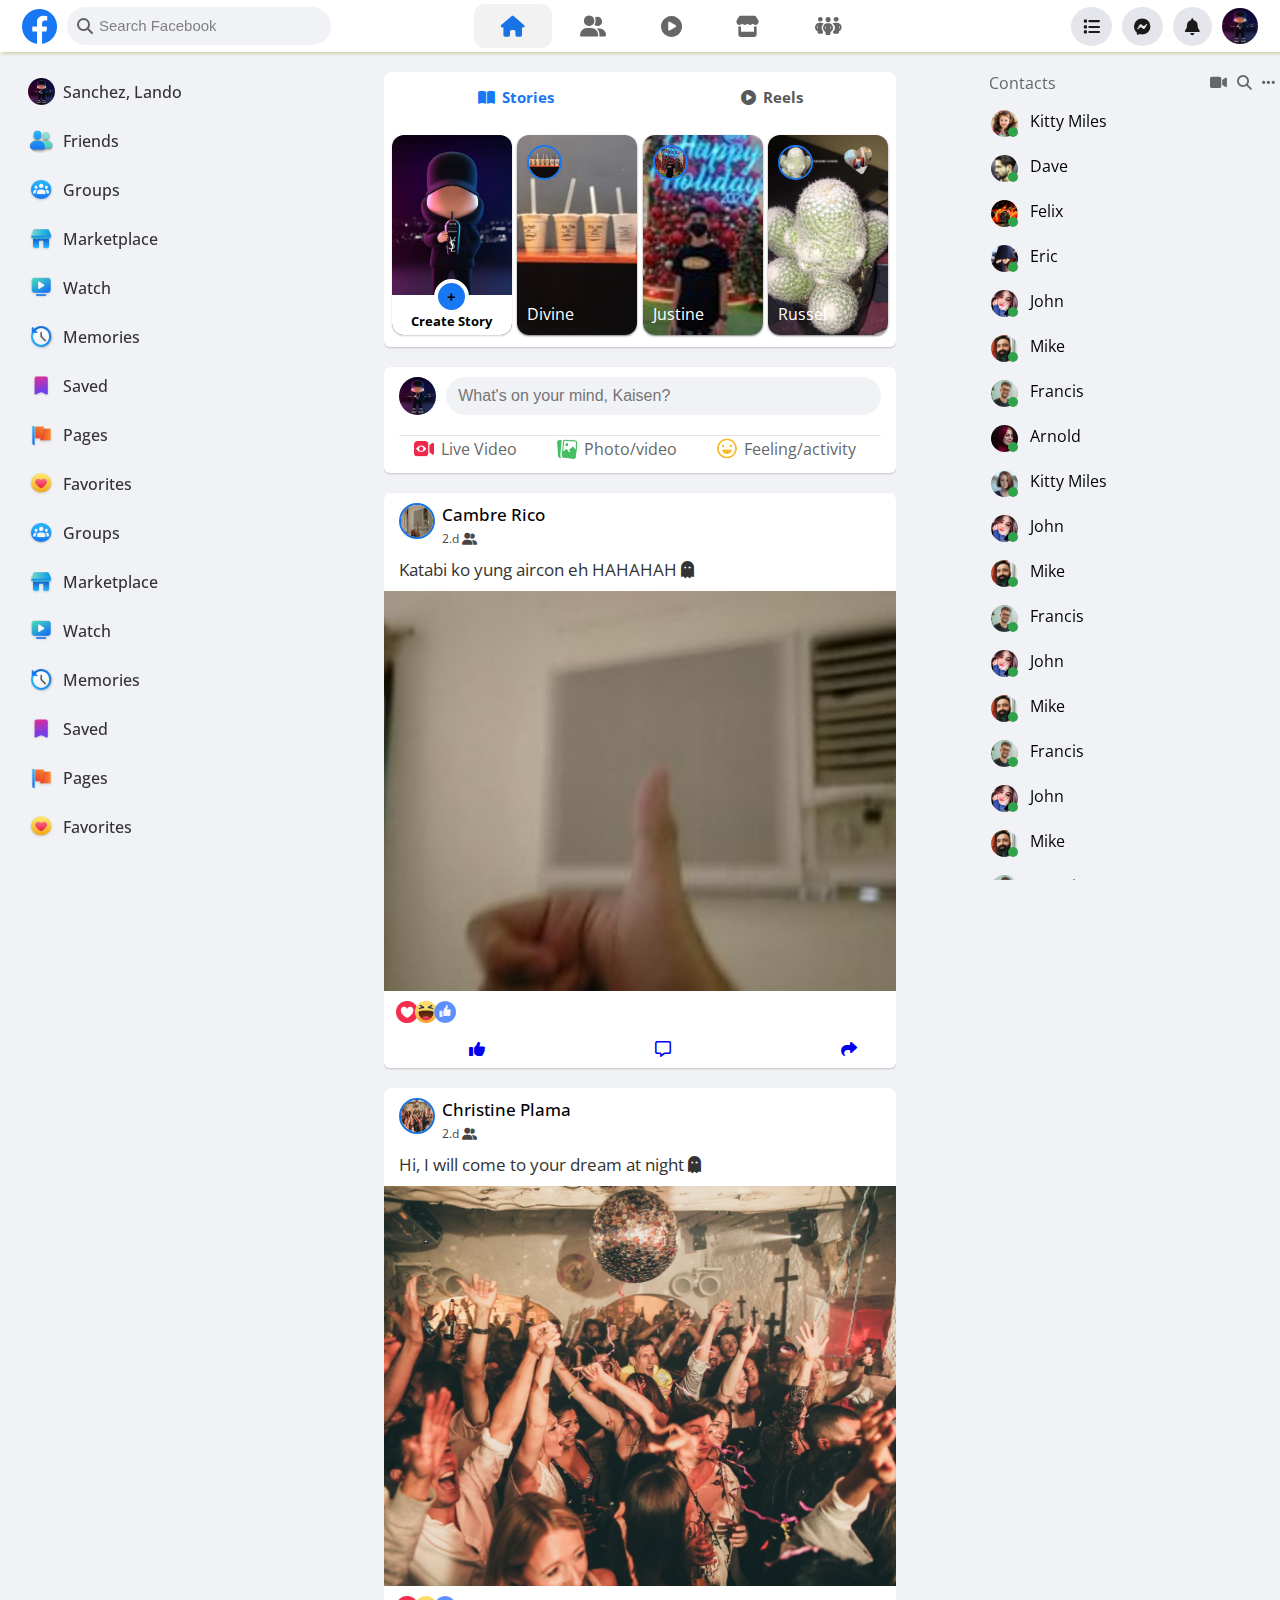
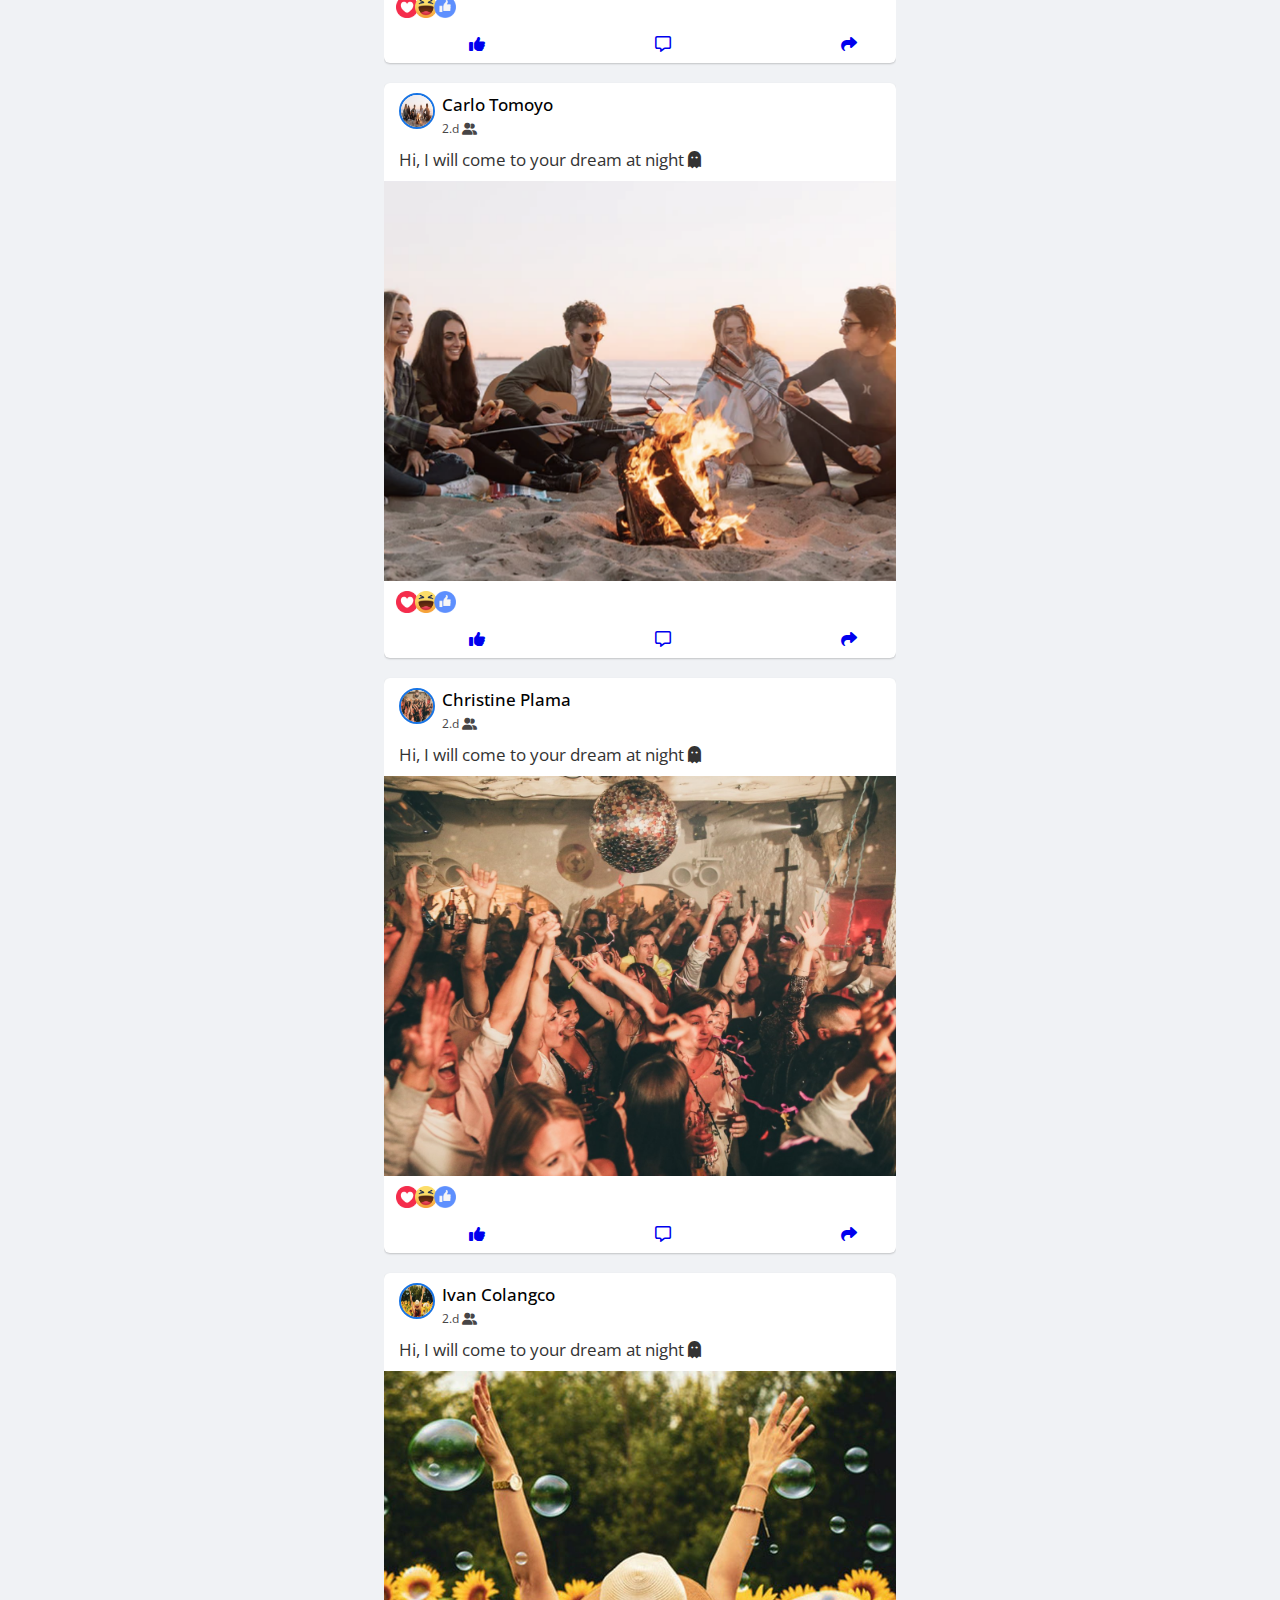
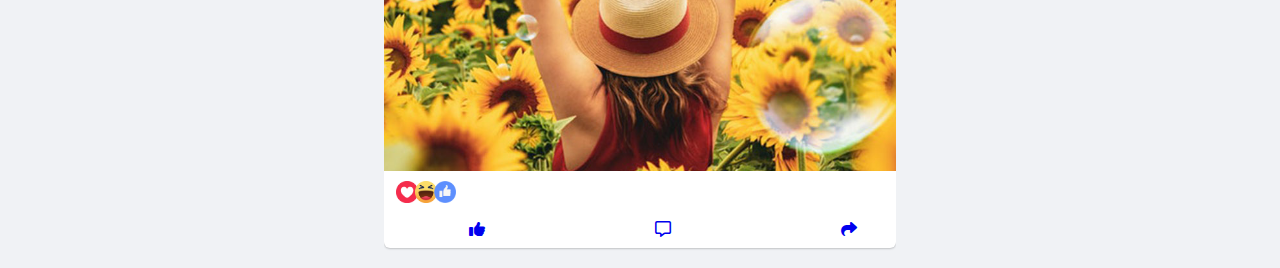
<file: index.html>
<!DOCTYPE html>
<html lang="en">
<head>
    <meta charset="UTF-8">
    <meta http-equiv="X-UA-Compatible" content="IE=edge">
    <meta name="viewport" content="width=device-width, initial-scale=1.0">
    <title>Facebook</title>
    <link rel="stylesheet" href="https://cdnjs.cloudflare.com/ajax/libs/font-awesome/6.3.0/css/all.min.css">
    <link rel="stylesheet" href="style.css">
</head>
<body>
    <header>
        <!--header left-->
        <div class="header_left">
            <img class="logo" src="images/fb-logo.webp" alt="NetLinks">
            <div class="src_main">
                <i class="netlinks_src fa-solid fa-magnifying-glass"></i>
                <input type="text" placeholder="Search Facebook">
            </div>
        </div>
        <!--header mid-->
        <div class="header_mid">
            <ul>
                <li><a class="active" href="#"><i class="fa-solid fa-house"></i></a></li>
                <li><a href="#"><i class="fa-solid fa-user-group"></i></a></li>
                <li><a href="#"><i class="fa-solid fa-circle-play"></i></a></li>
                <li><a href="#"><i class="fa-solid fa-store"></i></a></li>
                <li><a href="#"><i class="fa-solid fa-people-group"></i></a></li>
            </ul>
        </div>
        <!--header-right-->
        <div class="header_right">
            <ul>
                <li><a href="#"><i class="fa-solid fa-list"></i></a></li>
                <li><a href="#"><i class="fa-brands fa-facebook-messenger"></i></a></li>
                <li><a href="#"><i class="fa-solid fa-bell"></i></a></li>
                <a href="profile.html"><li><img class="profile" src="images/profile.jpg" alt="profile"></li></a>
            </ul>
        </div>

    </header>

    <!--Main Section-->
    <div class="main">
        <!--main left-->
        <div class="main_left">
            <ul>
                <li><a href="#"><img src="images/profile.jpg" alt="profile"> Sanchez, Lando</a></li>
                <li><a href="#"><img src="images/friends.png" alt="friends"> Friends</a></li>
                <li><a href="#"><img src="images/groups.png" alt="groups"> Groups</a></li>
                <li><a href="#"><img src="images/marketplace.png" alt="marketplace"> Marketplace</a></li>
                <li><a href="#"><img src="images/watch.png" alt="watch"> Watch</a></li>
                <li><a href="#"><img src="images/memories.png" alt="memories"> Memories</a></li>
                <li><a href="#"><img src="images/saved.png" alt="saved"> Saved</a></li>
                <li><a href="#"><img src="images/pages.png" alt="pages"> Pages</a></li>
                <li><a href="#"><img src="images/favorites.png" alt="favorites"> Favorites</a></li>
                <li><a href="#"><img src="images/groups.png" alt="groups"> Groups</a></li>
                <li><a href="#"><img src="images/marketplace.png" alt="marketplace"> Marketplace</a></li>
                <li><a href="#"><img src="images/watch.png" alt="watch"> Watch</a></li>
                <li><a href="#"><img src="images/memories.png" alt="memories"> Memories</a></li>
                <li><a href="#"><img src="images/saved.png" alt="saved"> Saved</a></li>
                <li><a href="#"><img src="images/pages.png" alt="pages"> Pages</a></li>
                <li><a href="#"><img src="images/favorites.png" alt="favorites"> Favorites</a></li>
            </ul>
        </div>
        <!--main Mid-->
        <div class="main_mid">
            <div class="todays_story">
                <ul>
                    <li><a class="active" href="#"><i class="fa-solid fa-book-open"></i>Stories</a></li>
                    <li><a href="#"><i class="fa-solid fa-circle-play"></i>Reels</a></li>
                
                </ul>
                <!--story image-->
                <div class="stories ">
                    <div class="story_img mystory_img">
                        <img src="images/profile.jpg" alt="">
                        <div class="white">
                            <span class="plus">+</span>
                            <small>Create Story</small>
                        </div>
                    </div>
                    <div class="story_img">
                        <img src="images/5.jpg" alt="">
                        <span class="circle">
                            <img src="images/5.jpg" alt="">
                            
                        </span>
                        <span class="name">Divine</span>
                    </div>
                    <div class="story_img">
                        <img src="images/6.jpg" alt="">
                        <span class="circle">
                            <img src="images/6.jpg" alt="">
                            
                        </span>
                        <span class="name">Justine</span>
                    </div>
                    <div class="story_img">
                        <img src="images/7.jpg" alt="">
                        <span class="circle">
                            <img src="images/7.jpg" alt="">
                        
                        </span>
                        <span class="name">Russel</span>
                    </div>
                    
                
                </div>
                
            </div>
            

            <!--My post -->
            <div class="my_post">
                <div class="row">
                    <img src="images/profile.jpg" alt="">
                    <input type="text" placeholder="What's on your mind, Kaisen?">

                </div>
                <ul>
                    <li><a href="#"><img src="images/live_video.png" alt="">Live Video</a></li>
                    <li><a href="#"><img src="images/photo_video.png" alt="">Photo/video</a></li>
                    <li><a href="#"><img src="images/feeling_activity.png" alt="">Feeling/activity</a></li>
                </ul>
            </div>

            <!--People posts-->
            <div class="post">
                <div class="post_del">
                    <div>
                        <img src="images/post_1.jpg" alt="">
                    </div>
                    <div>
                        <h5>Cambre Rico</h5>
                        <span>2.d <i class="fa-solid fa-user-group"></i></span>
                    </div>
                </div>
                <p>Katabi ko yung aircon eh HAHAHAH <i class="fa-solid fa-ghost"></i></p>
                <div class="post_img">
                    <img src="images/post_1.jpg" alt="">
                </div>
                <div class="post_react">
                    <img src="images/heart.png" alt="">
                    <img src="images/haha.png" alt="">
                    <img src="images/like.png" alt="">
                </div>
                <div class="kk">
                    <ul>
                        <li><a href="#"><i class="fa-solid fa-thumbs-up"></i></a></li>
                        <li><a href="#"><i class="fa-regular fa-message"></i></a></li>
                        <li><a href="#"><i class="fa-solid fa-share"></i></a></li>
                    </ul>
                </div>

            </div>

            <div class="post">
                <div class="post_del">
                    <div>
                        <img src="images/post_2.jpg" alt="">
                    </div>
                    <div>
                        <h5>Christine Plama</h5>
                        <span>2.d <i class="fa-solid fa-user-group"></i></span>
                    </div>
                </div>
                <p>Hi, I will come to your dream at night <i class="fa-solid fa-ghost"></i></p>
                <div class="post_img">
                    <img src="images/post_2.jpg" alt="">
                </div>
                <div class="post_react">
                    <img src="images/heart.png" alt="">
                    <img src="images/haha.png" alt="">
                    <img src="images/like.png" alt="">
                </div>
                <div class="kk">
                    <ul>
                        <li><a href="#"><i class="fa-solid fa-thumbs-up"></i></a></li>
                        <li><a href="#"><i class="fa-regular fa-message"></i></a></li>
                        <li><a href="#"><i class="fa-solid fa-share"></i></a></li>
                    </ul>
                </div>

            </div>

            <div class="post">
                <div class="post_del">
                    <div>
                        <img src="images/post_3.png" alt="">
                    </div>
                    <div>
                        <h5>Carlo Tomoyo</h5>
                        <span>2.d <i class="fa-solid fa-user-group"></i></span>
                    </div>
                </div>
                <p>Hi, I will come to your dream at night <i class="fa-solid fa-ghost"></i></p>
                <div class="post_img">
                    <img src="images/post_3.png" alt="">
                </div>
                <div class="post_react">
                    <img src="images/heart.png" alt="">
                    <img src="images/haha.png" alt="">
                    <img src="images/like.png" alt="">
                </div>
                <div class="kk">
                    <ul>
                        <li><a href="#"><i class="fa-solid fa-thumbs-up"></i></a></li>
                        <li><a href="#"><i class="fa-regular fa-message"></i></a></li>
                        <li><a href="#"><i class="fa-solid fa-share"></i></a></li>
                    </ul>
                </div>


            </div>

            <div class="post">
                <div class="post_del">
                    <div>
                        <img src="images/post_2.jpg" alt="">
                    </div>
                    <div>
                        <h5>Christine Plama</h5>
                        <span>2.d <i class="fa-solid fa-user-group"></i></span>
                    </div>
                </div>
                <p>Hi, I will come to your dream at night <i class="fa-solid fa-ghost"></i></p>
                <div class="post_img">
                    <img src="images/post_2.jpg" alt="">
                </div>
                <div class="post_react">
                    <img src="images/heart.png" alt="">
                    <img src="images/haha.png" alt="">
                    <img src="images/like.png" alt="">
                </div>
                <div class="kk">
                    <ul>
                        <li><a href="#"><i class="fa-solid fa-thumbs-up"></i></a></li>
                        <li><a href="#"><i class="fa-regular fa-message"></i></a></li>
                        <li><a href="#"><i class="fa-solid fa-share"></i></a></li>
                    </ul>
                </div>

            </div>

            <div class="post">
                <div class="post_del">
                    <div>
                        <img src="images/post_4.jpg" alt="">
                    </div>
                    <div>
                        <h5>Ivan Colangco</h5>
                        <span>2.d <i class="fa-solid fa-user-group"></i></span>
                    </div>
                </div>
                <p>Hi, I will come to your dream at night <i class="fa-solid fa-ghost"></i></p>
                <div class="post_img">
                    <img src="images/post_4.jpg" alt="">
                </div>
                <div class="post_react">
                    <img src="images/heart.png" alt="">
                    <img src="images/haha.png" alt="">
                    <img src="images/like.png" alt="">
                </div>
                <div class="kk">
                    <ul>
                        <li><a href="#"><i class="fa-solid fa-thumbs-up"></i></a></li>
                        <li><a href="#"><i class="fa-regular fa-message"></i></a></li>
                        <li><a href="#"><i class="fa-solid fa-share"></i></a></li>
                    </ul>
                </div>

            </div>


        </div>

        <!--main right-->
        <div class="main_right">
            <div class="contacts">
                <div class="heading">
                    <h5>Contacts</h5>
                    <ul>
                        <li><i class="fa-solid fa-video"></i></li>
                        <li><i class="fa-solid fa-magnifying-glass"></i></li>
                        <li><i class="fa-solid fa-ellipsis"></i></li>
                        
                    </ul>
                </div>
                <div class="single_contact">
                    <div class="user">
                        <img src="images/contact_1.jpg" alt="">
                        <span></span>
                        
                    </div>
                        <p>Kitty Miles</p>
                </div>

                <div class="single_contact">
                    <div class="user">
                        <img src="images/contact_2.jpg" alt="">
                        <span></span>
                        
                    </div>
                        <p>Dave</p>
                </div>

                <div class="single_contact">
                    <div class="user">
                        <img src="images/contact_3.jpg" alt="">
                        <span></span>
                        
                    </div>
                        <p>Felix</p>
                </div>

                <div class="single_contact">
                    <div class="user">
                        <img src="images/contact_4.jpg" alt="">
                        <span></span>
                        
                    </div>
                        <p>Eric</p>
                </div>

                <div class="single_contact">
                    <div class="user">
                        <img src="images/contact_5.jpg" alt="">
                        <span></span>
                        
                    </div>
                        <p>John</p>
                </div>

                <div class="single_contact">
                    <div class="user">
                        <img src="images/contact_6.jpg" alt="">
                        <span></span>
                        
                    </div>
                        <p>Mike</p>
                </div>

                <div class="single_contact">
                    <div class="user">
                        <img src="images/contact_7.png" alt="">
                        <span></span>
                        
                    </div>
                        <p>Francis</p>
                </div>

                <div class="single_contact">
                    <div class="user">
                        <img src="images/contact_8.jpg" alt="">
                        <span></span>
                        
                    </div>
                        <p>Arnold</p>
                </div>

                <div class="single_contact">
                    <div class="user">
                        <img src="images/contact_9.png" alt="">
                        <span></span>
                        
                    </div>
                        <p>Kitty Miles</p>

                </div>
                <div class="single_contact">
                    <div class="user">
                        <img src="images/contact_5.jpg" alt="">
                        <span></span>
                        
                    </div>
                        <p>John</p>
                </div>

                <div class="single_contact">
                    <div class="user">
                        <img src="images/contact_6.jpg" alt="">
                        <span></span>
                        
                    </div>
                        <p>Mike</p>
                </div>

                <div class="single_contact">
                    <div class="user">
                        <img src="images/contact_7.png" alt="">
                        <span></span>
                        
                    </div>
                        <p>Francis</p>
                </div>

                <div class="single_contact">
                    <div class="user">
                        <img src="images/contact_5.jpg" alt="">
                        <span></span>
                        
                    </div>
                        <p>John</p>
                </div>

                <div class="single_contact">
                    <div class="user">
                        <img src="images/contact_6.jpg" alt="">
                        <span></span>
                        
                    </div>
                        <p>Mike</p>
                </div>

                <div class="single_contact">
                    <div class="user">
                        <img src="images/contact_7.png" alt="">
                        <span></span>
                        
                    </div>
                        <p>Francis</p>
                </div>

                <div class="single_contact">
                    <div class="user">
                        <img src="images/contact_5.jpg" alt="">
                        <span></span>
                        
                    </div>
                        <p>John</p>
                </div>

                <div class="single_contact">
                    <div class="user">
                        <img src="images/contact_6.jpg" alt="">
                        <span></span>
                        
                    </div>
                        <p>Mike</p>
                </div>

                <div class="single_contact">
                    <div class="user">
                        <img src="images/contact_7.png" alt="">
                        <span></span>
                        
                    </div>
                        <p>Francis</p>
                </div>

                <div class="single_contact">
                    <div class="user">
                        <img src="images/contact_5.jpg" alt="">
                        <span></span>
                        
                    </div>
                        <p>John</p>
                </div>

                <div class="single_contact">
                    <div class="user">
                        <img src="images/contact_6.jpg" alt="">
                        <span></span>
                        
                    </div>
                        <p>Mike</p>
                </div>

                <div class="single_contact">
                    <div class="user">
                        <img src="images/contact_7.png" alt="">
                        <span></span>
                        
                    </div>
                        <p>Francis</p>
                </div>

                <div class="single_contact">
                    <div class="user">
                        <img src="images/contact_5.jpg" alt="">
                        <span></span>
                        
                    </div>
                        <p>John</p>
                </div>

                <div class="single_contact">
                    <div class="user">
                        <img src="images/contact_6.jpg" alt="">
                        <span></span>
                        
                    </div>
                        <p>Mike</p>
                </div>

                <div class="single_contact">
                    <div class="user">
                        <img src="images/contact_7.png" alt="">
                        <span></span>
                        
                    </div>
                        <p>Francis</p>
                </div>


            </div>
        </div>








    </div>



    
</body>
</html>
</file>
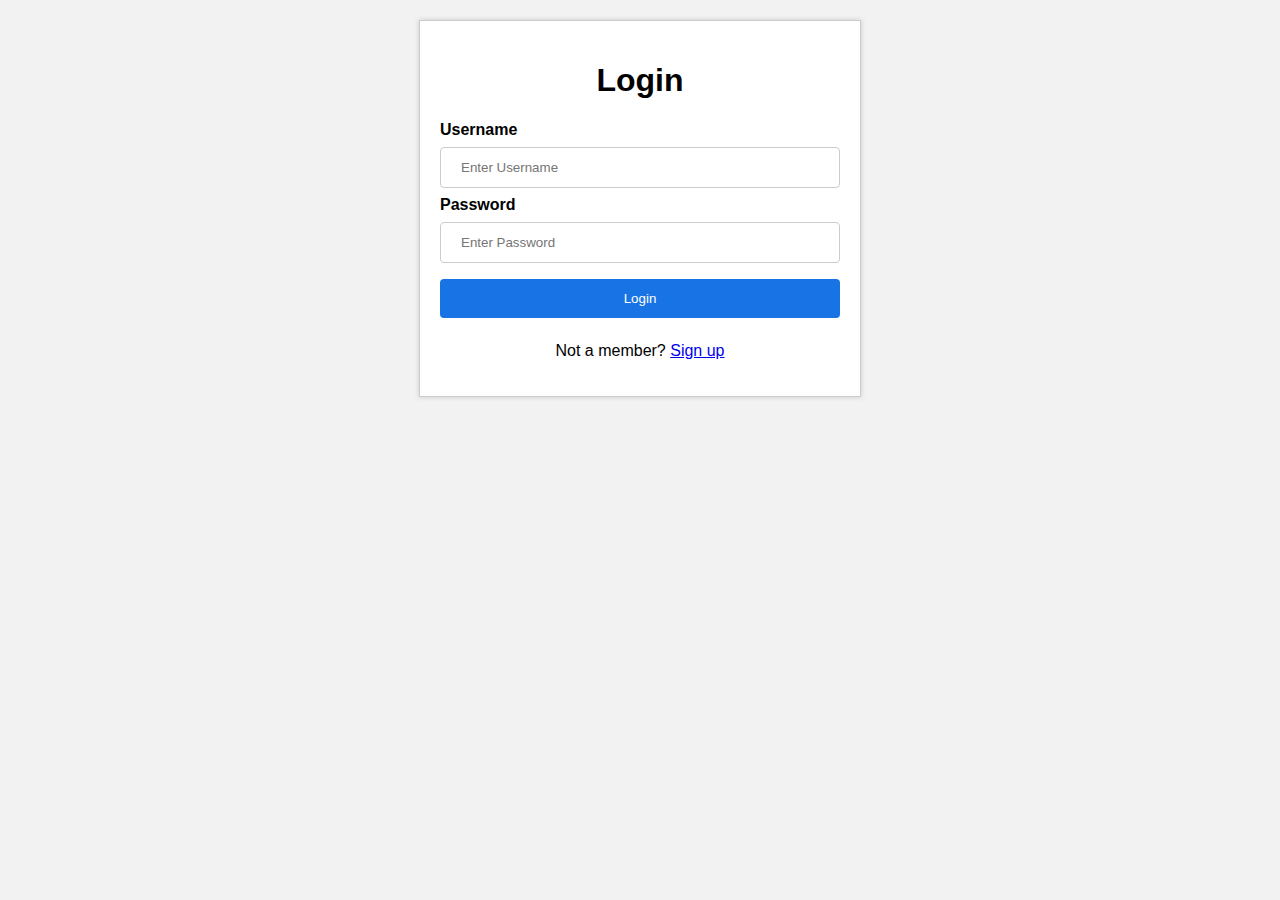
<file: login.html>
<!DOCTYPE html>
<html>
  <head>
    <title>Login Form</title>
    <style>
      body {
        font-family: Arial, sans-serif;
        background-color: #f2f2f2;
      }
      
      form {
        background-color: #fff;
        max-width: 400px;
        margin: 20px auto;
        padding: 20px;
        border: 1px solid #ccc;
        box-shadow: 0 0 5px #ccc;
      }
      
      h1 {
        text-align: center;
      }
      
      input[type="text"], input[type="password"] {
        width: 100%;
        padding: 12px 20px;
        margin: 8px 0;
        display: inline-block;
        border: 1px solid #ccc;
        border-radius: 4px;
        box-sizing: border-box;
      }
      
      button {
        background-color:#1874e4;
        color: white;
        padding: 12px 20px;
        margin: 8px 0;
        border: none;
        border-radius: 4px;
        cursor: pointer;
        width: 100%;
      }
      
      button:hover {
        background-color: #1874e4;
      }
      
      .container {
        text-align: center;
      }
    </style>
  </head>
  
  <body>
    <form action="index.html" post="get">
      <h1>Login</h1>
      <label for="username"><b>Username</b></label>
      <input type="text" placeholder="Enter Username" name="username" required>
      <label for="password"><b>Password</b></label>
      <input type="password" placeholder="Enter Password" name="password" required>
      <button type="submit">Login</button>
      <div class="container">
        <p>Not a member? <a href="#">Sign up</a></p>
      </div>
    </form>
  </body>
</html>
</file>
<file: style.css>
@import url('https://fonts.googleapis.com/css2?family=Open+Sans:wght@300;400;500&display=swap');


*{
    margin: 0;
    padding: 0;
    box-sizing: border-box;
}
body{
    background-color: #F0F2F5;
    font-family: 'Open Sans', sans-serif;
}
html{
    scroll-behavior: smooth;
}
a{
    text-decoration: none;
}
li{
    list-style: none;
}

/* header start here */
header{
    width: 100%;
    height: 52px;
    background-color: #ffffff;
    display: flex;
    justify-content: space-between;
    align-items: center;
    box-shadow: 2px 2px 3px #d5d1b3;
    padding: 0 22px;
    position: fixed;
    z-index: 999;
    top: 0;
}
header .header_left{
    width: 25%;
    display: flex;
    align-items: center;
    
}
header .header_left .logo{
    width: 35px;
    margin-right: 10px;
}
header .header_left .src_main{
    position: relative;
    width: 270px;
    height: 38px;
    display:flex;
    align-items: center;
}
header .header_left .netlinks_src{
    font: size 16px;
    color:#333333c1;
    position: absolute;
    left: 10px;
    z-index: 1;
}

header .header_left .src_main input{
    position: absolute;
    width: 100%;
    height: 100%;
    border-radius: 20px;
    border: none;
    outline: none;
    background:#f0f2f5;
    padding-left: 32px;
    font-size: 17px;
}
header .header_left .src_main input::placeholder{
    color:#505050b2;
    font-weight: 400;
    font-size: 15px;
}
/* header mid */
.header_mid{
    width:45%;
    display:flex;
    align-items: center;

}

.header_mid ul{
    width: 80%;
    margin: auto;
    display: flex;
    padding-right: 50px;
    justify-content: space-between;

}
.header_mid ul li a{
    font-size: 21px;
    color: #656768;
    cursor: pointer;
    padding: 8px 27px;
    border-radius: 10px;
    transition: 0.3s;
    
    
}
.header_mid ul li a:hover,
.header_mid ul li .active{
    color:#1874e4;
    background-color: #F2F2F2;

}
/* header_right */

.header_right ul{
    width: 25%;
    display:flex;
    align-items: center;

}
.header_right ul{
    width:100%;
    display: flex;
    justify-content: flex-end;
    align-items: center;
}
.header_right ul li{
    margin-left: 10px;
}
.header_right ul li a{
    font-size: 17px;
    color:rgba(27,26,26);
    padding: 8px 12px;
    background-color: #e4e6eb;
    border-radius: 50%;
}
.header_right ul li a:hover{
    background-color: #e1e1e2;

}
.header_right ul li .profile{
    width: 36px;
    height: 36px;
    border-radius: 50%;
    margin-top: 5px;
    cursor: pointer;

}

/* main section */
.main{
    display:flex;
    margin-top: 52px;

}
/* main left */
.main_left{
    width: 24%;
    height: 92%;
    overflow: hidden;
    overflow-y: scroll;
    position: fixed;
    padding-top: 20px;

}
.main_left::-webkit-scrollbar{
    width: 7px;
}
.main_left::-webkit-scrollbar-thumb{
    background-color: #f5f5f5;
    border-radius: 20px;
}
.main_left:hover::-webkit-scrollbar-thumb{
    width: 7px;
    background: #cccccc65;
}
.main_left ul{
    width:75%;
    padding-left: 22px;

}
.main_left ul li{
    padding: 6px;
    border-radius: 8px;
    width: 100%;
    margin-bottom: 10px;
    transition: 0.2s;
}
.main_left ul li:hover{
    background-color: #e4e6e9; 
}
.main_left ul li a{
    color:#333;
    font-weight: 500;
    display: flex;
    align-items: center;
}
.main_left ul li img{
    width: 27px;
    height: 27px;
    border-radius: 50%;
    margin-right: 8px;
}
/* main mid */
.main_mid{
    width: 40%;
    height: auto;
    margin-left: 30%;
    overflow: hidden;
}
.main_mid::-webkit-scrollbar{
    width: 0;

}
.main_mid .todays_story{
    background-color: #ffffff;
    margin-top: 20px;
    margin-bottom: 20px;
    border-radius: 6px;
    box-shadow: 0 1px 2px rgba(0,0,0,0.2);
    cursor: pointer;
}
.main_mid .todays_story ul{
    padding: 15px 0;
    display: flex;
    align-items: center;
    justify-content: space-around;
}
.main_mid .todays_story ul li a{
    display:flex;
    align-items: center;
    color: #5a5959;
    font-weight: bold;
    font-size: 15px;
}
.main_mid .todays_story ul li a i{
    margin-right: 7px;
}
.main_mid .todays_story ul li .active{
    color:#1877f2;
}
.stories{
    display: flex;
    justify-content: space-evenly;
    padding: 10px 5px;

}
.stories .story_img{
    height: 200px;
    width: 120px;
    margin: 2.5px;
    position:relative;
    border-radius: 12px;
    overflow: hidden;
    box-shadow: 0 1px 2px rgba(0,0,0,0.5);

}
.stories .story_img img{
    width: 100%;
    height: 100%;
    object-fit: cover;
}
.stories .story_img .white{
    width: 100%;
    height: 40px;
    background-color: #ffffff;
    position: absolute;
    bottom: 0;
    display: flex;
    flex-direction: column;
    align-items: center;

}
.stories .story_img .white .plus{
    width: 35px;
    height: 35px;
    background-color: #1877f2;
    border-radius: 50%;
    border: 4px solid white;
    display: flex;
    align-items: center;
    justify-content: center;
    z-index: 99;
    font-size: 15px;
    font-weight: bolder;
    position: absolute;
    top: -16px;
}
.stories .story_img .white small{
    padding-top: 17px;
    font-weight: bold;
}
.stories .story_img .circle{
    z-index: 99;
    position: absolute;
    left: 10px;
    top: 10px;
    width: 35px;
    height: 35px;
    border-radius: 50%;
    border: 2px solid #1877f2;
    overflow: hidden;
}
.stories .mystory_img{
    box-shadow: 0 1px 2px rgba(0,0,0,0.2);
}
.stories .story_img .name{
    position: absolute;
    bottom: 10px;
    left:0;
    right:0;
    margin: auto;
    text-align: flex-start;
    z-index: 99;
    padding-left: 10px;
    color:#ffffff;
}

/* my post */
.my_post{
    background-color: #ffffff;
    margin-top: 20px;
    margin-bottom: 20px;
    border-radius: 6px;
    box-shadow: 0 1px 2px rgba(0,0,0,0.2);
    padding: 10px 15px;
}
.my_post .row{
    display: flex;
    border-bottom: 1px solid #e4e6eb;
    padding-bottom: 20px;
}
.my_post .row img{
    width: 38px;
    height: 38px;
    border-radius: 50%;
    margin-right: 10px;
}
.my_post .row input{
    width:92%;
    border-radius: 20px;
    border: none;
    outline: none;
    background-color: #f0f2f5;
    padding-left:12px;
    font-size: 16px;
    font-weight: 300;
    left: 0.5px;
    cursor: pointer;
    transition: 0.3s;
}
.my_post .row input:hover{
    background: #cccccd5b;
}
.my_post ul{
    display:flex;
    align-items: center;
    justify-content: space-around;
}
.my_post ul a{
    display: flex;
    align-items: center;
    border-radius: 10px;
    padding:2px 20px;
    color:#656768;
    padding-left: 10px;
}
.my_post ul a img{
    width:22px;
    margin-right: 5px;
    
}
/* people posts */
.post{
    background: #ffffff;
    margin-top: 20px;
    margin-bottom: 20px;
    border-radius: 6px;
    box-shadow: 0 1px 2px rgba(0,0,0,0.2);
    cursor: pointer;
}
.post .post_del{
    display: flex;
    padding: 10px 15px;
}
.post .post_del img{
    width: 36px;
    height: 36px;
    border-radius: 50%;
    margin-right: 7px;
    border: 2px solid #1874e4;
}
.post .post_del h5{
    font-size: 17px;
    font-weight: 500;

}
.post .post_del span{
    font-size: 12px;
    color: #474546;
}
.post p{
    padding-left: 15px;
    font-size: 17px;
    font-weight: 400;
    color: #333;
}
.post .post_img{
    width: 100%;
    height: 400px;
    margin: 10px 0;
}
.post .post_img img {
    width: 100%;
    height: 100%;
    object-fit: cover;
}
.post .post_react{
    display: flex;
    padding-left: 15px;
    padding-bottom: 1px solid #e4e6eb;
}
.post_react img{
    width: 22px;
    margin-left: -3px;
    margin-bottom: 7px;

}
.kk ul{
    display: flex;
    align-items: center;
    justify-content: space-between;
}
.kk ul li{
    padding: 8px 85px;
    border-radius: 10px;
    transition: 0.3s;
}
.kk ul li:hover{
    background-color: #e4e6e9;
}

/* main right */
.main_right{
    width: 30%;
    height: 92%;
    overflow: hidden;
    overflow-y: scroll;
    position: fixed;
    right: 0;
    padding-left: 7%;
}
.main_right::-webkit-scrollbar{
    width: 7px;
}
.main_right::-webkit-scrollbar-thumb{
    border-radius: 20px;
    background: #f5f5f5;

}
.main_right:hover::-webkit-scrollbar-thumb{
    width: 7px;
    background: #cccccc;
}
.main_right .contacts{
    margin-top: 20px;
    border-bottom: 1px solid #c8c8c9;

}
.main_right .contacts .heading{
    display: flex;
    justify-content: space-between;
    padding-bottom: 8px;
}
.main_right .contacts .heading h5{
    font-size: 16px;
    color:#656768;
    font-weight: 400;
    padding-left: 3px;
}
.main_right .contacts .heading ul{
    display: flex;
    
}
.main_right .contacts .heading ul li{
    margin:0 5px;
    color:#656768;
    font-size: 15px;

}
.single_contact{
    display: flex;
    margin-bottom: 2px;
    padding: 8px 5px;
    border-radius: 10px;
    transition: 0.2s;
    cursor: pointer;
}
.single_contact .user{
    position:relative;
    display: flex;
    margin-right: 12px;

}
.single_contact .user img{
    width: 27px;
    height: 27px;
    border-radius: 50%;
    object-fit: cover;

}
.single_contact .user span{
    background: #31a24c;
    width: 10px;
    height:10px;
    border-radius: 50%;
    position: absolute;
    right: 0;
    bottom: 0;
}
.single_contact:hover{
    background-color: #e4e6e9;
}




















@media(max-width:450px){
    html{
        font-size: 50%;
    }
    header{
        font-size: 2rem;
        width: 100%;
    }
    
    .header_mid{
        display: none;
    }
    
    .main_left{
        width:2%;
        height: 92%;
        position: fixed;
        padding-top: 20px;
    
    }
    
    .main_mid{
        width: 99%;
        height: auto;
        margin-top: -17px;
        margin-left: .5%;
        overflow: hidden;
        
    }

    .main_right{
        width:2%;
        height: 92%;
        position: fixed;
        padding-top: 20px;
    
    }
}
</file>
